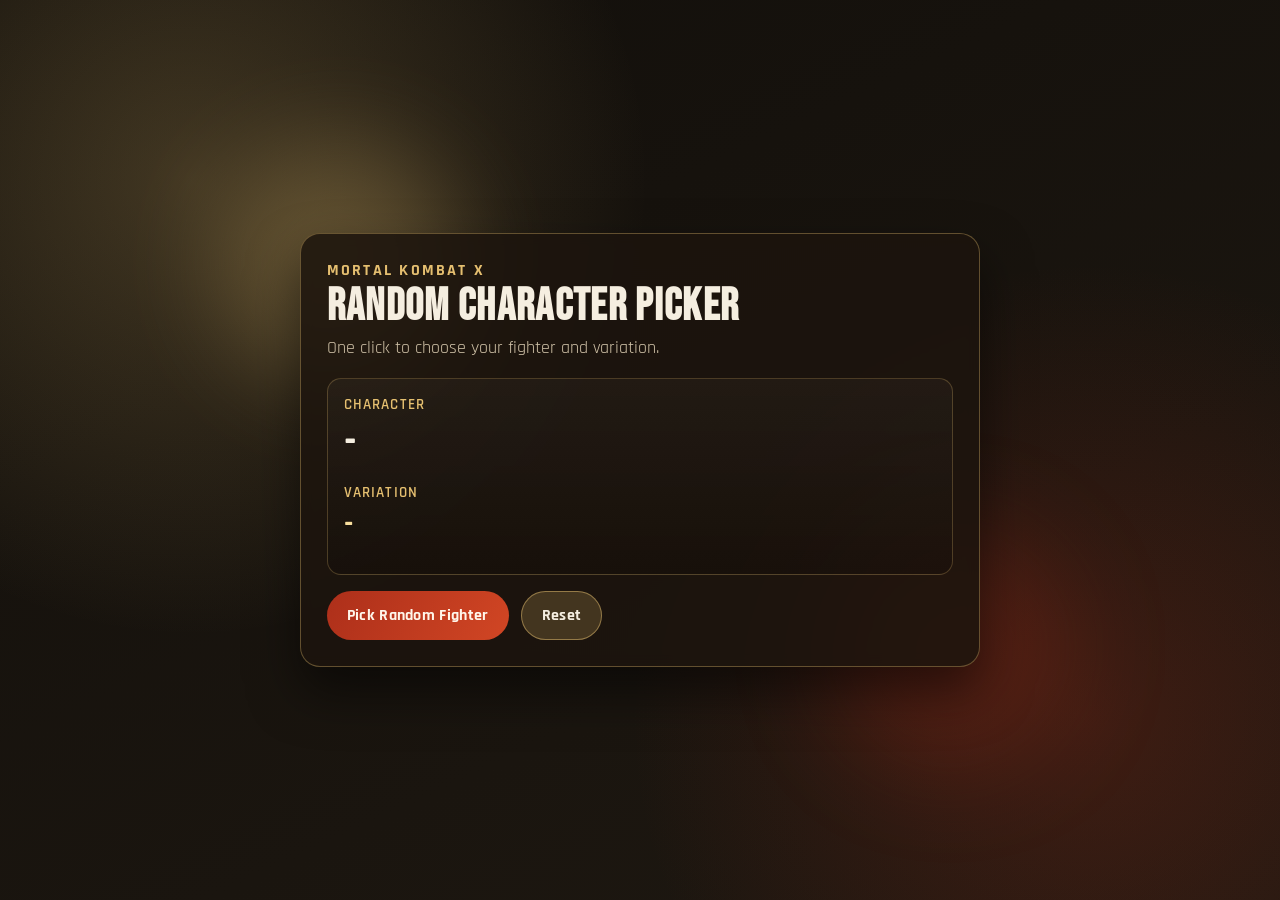
<file: MKX/Randomizer/index.html>
<!DOCTYPE html>
<html lang="en">
<head>
  <meta charset="UTF-8" />
  <meta name="viewport" content="width=device-width, initial-scale=1.0" />
  <title>MKX Random Character Picker</title>
  <link rel="preconnect" href="https://fonts.googleapis.com" />
  <link rel="preconnect" href="https://fonts.gstatic.com" crossorigin />
  <link href="https://fonts.googleapis.com/css2?family=Bebas+Neue&family=Rajdhani:wght@400;600;700&display=swap" rel="stylesheet" />
  <link rel="stylesheet" href="styles.css" />
</head>
<body>
  <main class="app">
    <div class="glow glow-left" aria-hidden="true"></div>
    <div class="glow glow-right" aria-hidden="true"></div>

    <section class="card" aria-live="polite">
      <p class="eyebrow">Mortal Kombat X</p>
      <h1>Random Character Picker</h1>
      <p class="subtitle">One click to choose your fighter and variation.</p>

      <div class="result" id="resultBox">
        <p class="result-label">Character</p>
        <h2 id="characterName">-</h2>

        <p class="result-label">Variation</p>
        <h3 id="variationName">-</h3>
      </div>

      <div class="actions">
        <button id="pickBtn" class="btn btn-primary" type="button">Pick Random Fighter</button>
        <button id="resetBtn" class="btn btn-secondary" type="button">Reset</button>
      </div>
    </section>
  </main>

  <script src="script.js"></script>
</body>
</html>
</file>
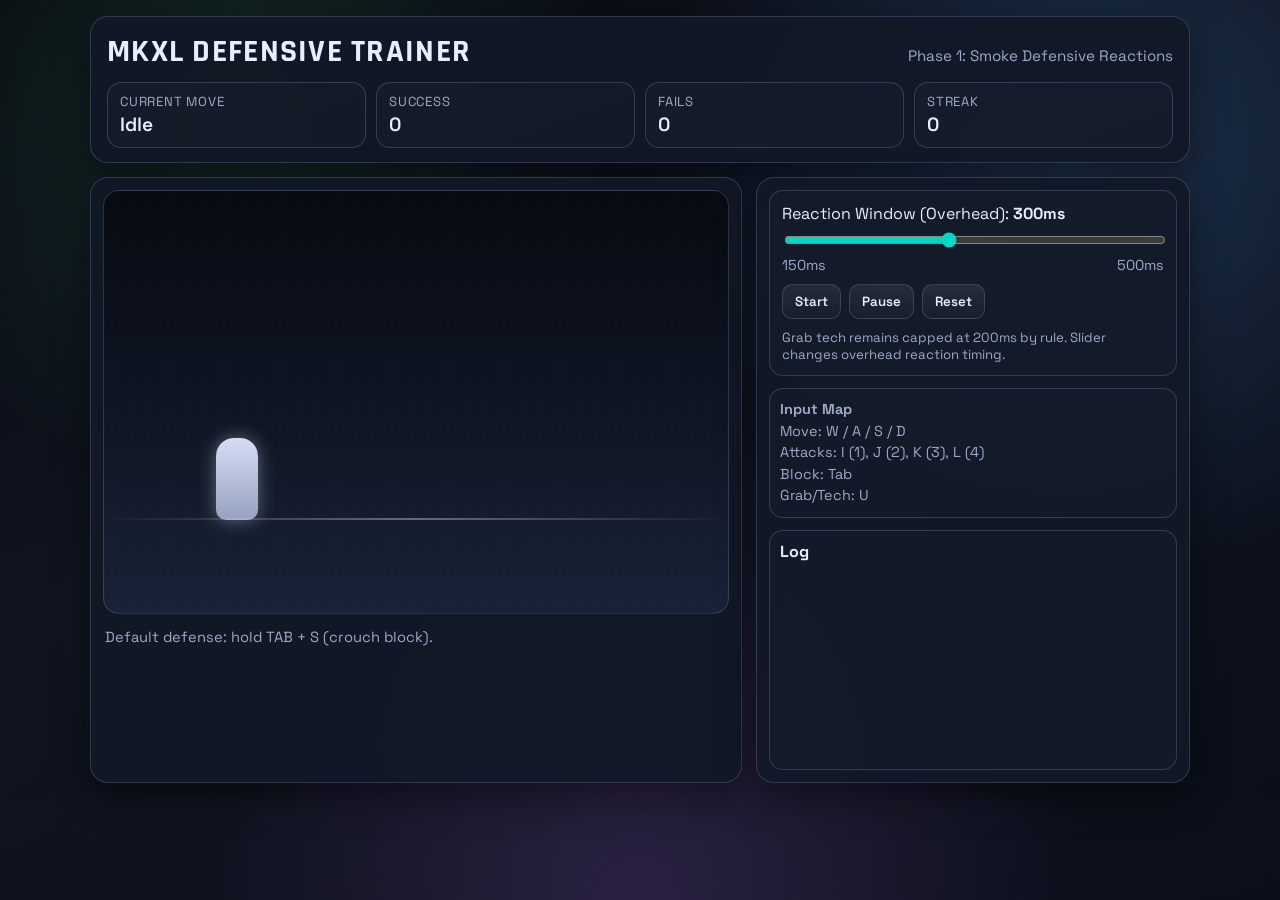
<file: MKX/MKXL practice/mkxl-defensive-trainer.html>
<!DOCTYPE html>
<html lang="en">
<head>
  <meta charset="UTF-8" />
  <meta name="viewport" content="width=device-width, initial-scale=1.0" />
  <title>MKXL Defensive Trainer - Smoke Mixups</title>
  <style>
    @import url('https://fonts.googleapis.com/css2?family=Rajdhani:wght@500;700&family=Space+Grotesk:wght@400;600&display=swap');

    :root {
      --bg-0: #07090f;
      --bg-1: #101521;
      --bg-2: #171e2e;
      --panel: rgba(18, 24, 38, 0.92);
      --line: rgba(138, 156, 196, 0.26);
      --text: #e8edff;
      --muted: #9da9c9;
      --accent: #00d6c3;
      --danger: #ff5e7e;
      --ok: #49d18a;
      --blue: #4ca6ff;
      --purple: #c776ff;
      --grey: #9ca5b8;
      --green: #57db82;
      --shadow: 0 14px 38px rgba(0, 0, 0, 0.45);
      --radius: 18px;
    }

    * {
      box-sizing: border-box;
      -webkit-tap-highlight-color: transparent;
    }

    html,
    body {
      margin: 0;
      min-height: 100%;
      background:
        radial-gradient(circle at 18% 14%, rgba(73, 209, 138, 0.15), transparent 30%),
        radial-gradient(circle at 84% 20%, rgba(76, 166, 255, 0.2), transparent 34%),
        radial-gradient(circle at 50% 100%, rgba(199, 118, 255, 0.16), transparent 40%),
        linear-gradient(155deg, var(--bg-0), var(--bg-1) 45%, #0a0f1a 100%);
      color: var(--text);
      font-family: 'Space Grotesk', 'Segoe UI', Tahoma, sans-serif;
    }

    body {
      padding: 16px;
    }

    .app {
      max-width: 1100px;
      margin: 0 auto;
      display: grid;
      gap: 14px;
    }

    .panel {
      background: var(--panel);
      border: 1px solid var(--line);
      border-radius: var(--radius);
      box-shadow: var(--shadow);
      backdrop-filter: blur(5px);
    }

    .header {
      padding: 14px 16px;
      display: grid;
      gap: 10px;
      align-items: center;
      grid-template-columns: 1fr;
    }

    .title-wrap {
      display: flex;
      flex-wrap: wrap;
      justify-content: space-between;
      gap: 12px;
      align-items: baseline;
    }

    h1 {
      margin: 0;
      font-size: clamp(1.35rem, 3.6vw, 2rem);
      letter-spacing: 0.04em;
      font-family: 'Rajdhani', sans-serif;
      text-transform: uppercase;
    }

    .phase {
      color: var(--muted);
      font-size: 0.95rem;
    }

    .status-row {
      display: grid;
      gap: 10px;
      grid-template-columns: repeat(auto-fit, minmax(130px, 1fr));
    }

    .stat-card {
      padding: 10px 12px;
      border-radius: 14px;
      border: 1px solid var(--line);
      background: linear-gradient(160deg, rgba(255, 255, 255, 0.02), rgba(255, 255, 255, 0.01));
    }

    .label {
      color: var(--muted);
      font-size: 0.82rem;
      text-transform: uppercase;
      letter-spacing: 0.06em;
    }

    .value {
      margin-top: 2px;
      font-size: 1.2rem;
      font-weight: 600;
    }

    .layout {
      display: grid;
      gap: 14px;
      grid-template-columns: 1.5fr 1fr;
    }

    .arena-panel {
      padding: 12px;
      display: grid;
      gap: 10px;
    }

    .arena {
      position: relative;
      min-height: 300px;
      border-radius: 16px;
      overflow: hidden;
      border: 1px solid var(--line);
      background:
        linear-gradient(to top, rgba(27, 38, 61, 0.8), rgba(16, 22, 38, 0.7) 45%, rgba(8, 10, 17, 0.9)),
        repeating-linear-gradient(
          90deg,
          rgba(255, 255, 255, 0.02) 0,
          rgba(255, 255, 255, 0.02) 2px,
          transparent 2px,
          transparent 14px
        );
    }

    .arena::after {
      content: '';
      position: absolute;
      left: 0;
      right: 0;
      bottom: 22%;
      height: 2px;
      background: linear-gradient(90deg, transparent, rgba(255, 255, 255, 0.35), transparent);
    }

    .fighter {
      position: absolute;
      left: 18%;
      bottom: 22%;
      width: 42px;
      height: 82px;
      border-radius: 18px 18px 10px 10px;
      background: linear-gradient(#d4ddf3, #96a2c0);
      box-shadow: 0 0 18px rgba(212, 221, 243, 0.4);
      transition: transform 90ms linear;
    }

    .fighter.crouch {
      transform: scaleY(0.72) translateY(13px);
    }

    .fighter.block {
      box-shadow: 0 0 0 3px rgba(0, 214, 195, 0.35), 0 0 22px rgba(0, 214, 195, 0.5);
    }

    .move-banner {
      position: absolute;
      top: 14px;
      left: 14px;
      right: 14px;
      padding: 10px 12px;
      border-radius: 12px;
      border: 1px solid var(--line);
      background: rgba(0, 0, 0, 0.36);
      font-weight: 600;
      display: flex;
      justify-content: space-between;
      gap: 8px;
      opacity: 0;
      transform: translateY(-6px);
      transition: opacity 120ms ease, transform 120ms ease;
    }

    .move-banner.show {
      opacity: 1;
      transform: translateY(0);
    }

    .cue {
      position: absolute;
      width: 88px;
      height: 88px;
      border-radius: 50%;
      border: 4px solid transparent;
      opacity: 0;
      transform: scale(0.65);
      transition: transform 120ms linear, opacity 120ms linear;
      filter: drop-shadow(0 0 10px rgba(255, 255, 255, 0.3));
    }

    .cue.show {
      opacity: 1;
      transform: scale(1);
    }

    .cue.low {
      right: 18%;
      bottom: 20%;
      border-color: var(--blue);
      background: radial-gradient(circle, rgba(76, 166, 255, 0.4), transparent 65%);
    }

    .cue.overhead {
      right: 24%;
      top: 20%;
      border-color: var(--purple);
      background: radial-gradient(circle, rgba(199, 118, 255, 0.45), transparent 64%);
    }

    .cue.tell {
      right: 20%;
      bottom: 26%;
      border-color: var(--grey);
      background: radial-gradient(circle, rgba(156, 165, 184, 0.45), transparent 65%);
    }

    .cue.grab {
      right: 24%;
      bottom: 28%;
      border-color: var(--green);
      background: radial-gradient(circle, rgba(87, 219, 130, 0.45), transparent 65%);
    }

    .hint {
      color: var(--muted);
      font-size: 0.92rem;
      padding: 4px 2px 0;
    }

    .sidebar {
      padding: 12px;
      display: grid;
      gap: 12px;
    }

    .controls {
      border: 1px solid var(--line);
      border-radius: 14px;
      padding: 12px;
      background: rgba(255, 255, 255, 0.01);
      display: grid;
      gap: 10px;
    }

    .slider-wrap {
      display: grid;
      gap: 6px;
    }

    .slider-line {
      display: flex;
      justify-content: space-between;
      font-size: 0.9rem;
      color: var(--muted);
    }

    input[type='range'] {
      width: 100%;
      accent-color: var(--accent);
    }

    .buttons {
      display: flex;
      gap: 8px;
      flex-wrap: wrap;
    }

    button {
      border: 1px solid var(--line);
      background: linear-gradient(180deg, rgba(255, 255, 255, 0.08), rgba(255, 255, 255, 0.02));
      color: var(--text);
      border-radius: 10px;
      padding: 8px 12px;
      font-family: inherit;
      font-weight: 600;
      cursor: pointer;
      transition: transform 100ms ease, background 100ms ease;
    }

    button:hover {
      transform: translateY(-1px);
      background: linear-gradient(180deg, rgba(255, 255, 255, 0.14), rgba(255, 255, 255, 0.03));
    }

    .keymap {
      border: 1px solid var(--line);
      border-radius: 14px;
      padding: 10px;
      background: rgba(255, 255, 255, 0.01);
      font-size: 0.9rem;
      color: var(--muted);
      line-height: 1.5;
    }

    .log-panel {
      border: 1px solid var(--line);
      border-radius: 14px;
      padding: 10px;
      background: rgba(255, 255, 255, 0.01);
      display: grid;
      gap: 8px;
      min-height: 240px;
    }

    .log-list {
      list-style: none;
      margin: 0;
      padding: 0;
      display: grid;
      gap: 6px;
      max-height: 220px;
      overflow-y: auto;
      font-size: 0.9rem;
    }

    .log-list li {
      border-left: 3px solid var(--line);
      padding: 6px 8px;
      background: rgba(0, 0, 0, 0.25);
      border-radius: 8px;
    }

    .log-list li.fail {
      border-left-color: var(--danger);
    }

    .log-list li.success {
      border-left-color: var(--ok);
    }

    .mobile-controls {
      display: none;
      padding: 12px;
      border-radius: 14px;
      border: 1px solid var(--line);
      background: rgba(255, 255, 255, 0.02);
      gap: 10px;
    }

    .touch-grid {
      display: grid;
      grid-template-columns: repeat(4, minmax(56px, 1fr));
      gap: 8px;
    }

    .touch-btn {
      min-height: 54px;
      border-radius: 12px;
      border: 1px solid var(--line);
      background: rgba(255, 255, 255, 0.06);
      color: var(--text);
      font-weight: 600;
      font-family: 'Rajdhani', sans-serif;
      letter-spacing: 0.04em;
      text-transform: uppercase;
      user-select: none;
    }

    .touch-btn.active {
      background: rgba(0, 214, 195, 0.28);
      border-color: rgba(0, 214, 195, 0.65);
    }

    .note {
      color: var(--muted);
      font-size: 0.83rem;
    }

    @media (max-width: 930px) {
      .layout {
        grid-template-columns: 1fr;
      }

      .mobile-controls {
        display: grid;
      }

      .arena {
        min-height: 260px;
      }
    }
  </style>
</head>
<body>
  <main class="app">
    <section class="panel header">
      <div class="title-wrap">
        <h1>MKXL Defensive Trainer</h1>
        <div class="phase">Phase 1: Smoke Defensive Reactions</div>
      </div>
      <div class="status-row">
        <div class="stat-card">
          <div class="label">Current Move</div>
          <div class="value" id="currentMove">Idle</div>
        </div>
        <div class="stat-card">
          <div class="label">Success</div>
          <div class="value" id="successCount">0</div>
        </div>
        <div class="stat-card">
          <div class="label">Fails</div>
          <div class="value" id="failCount">0</div>
        </div>
        <div class="stat-card">
          <div class="label">Streak</div>
          <div class="value" id="streakCount">0</div>
        </div>
      </div>
    </section>

    <section class="layout">
      <section class="panel arena-panel">
        <div class="arena" id="arena">
          <div class="move-banner" id="moveBanner">
            <span id="moveName">Incoming...</span>
            <span id="moveTimer"></span>
          </div>
          <div class="fighter" id="fighter"></div>
          <div class="cue" id="cue"></div>
        </div>
        <div class="hint" id="defenseHint">Default defense: hold TAB + S (crouch block).</div>
      </section>

      <aside class="panel sidebar">
        <div class="controls">
          <div class="slider-wrap">
            <label for="reactionSlider">Reaction Window (Overhead): <strong id="reactionValue">300ms</strong></label>
            <input id="reactionSlider" type="range" min="150" max="500" step="10" value="300" />
            <div class="slider-line">
              <span>150ms</span>
              <span>500ms</span>
            </div>
          </div>
          <div class="buttons">
            <button id="startBtn">Start</button>
            <button id="pauseBtn">Pause</button>
            <button id="resetBtn">Reset</button>
          </div>
          <div class="note">Grab tech remains capped at 200ms by rule. Slider changes overhead reaction timing.</div>
        </div>

        <div class="keymap">
          <strong>Input Map</strong><br />
          Move: W / A / S / D<br />
          Attacks: I (1), J (2), K (3), L (4)<br />
          Block: Tab<br />
          Grab/Tech: U
        </div>

        <div class="log-panel">
          <strong>Log</strong>
          <ul class="log-list" id="logList"></ul>
        </div>
      </aside>
    </section>

    <section class="mobile-controls" id="mobileControls">
      <div><strong>Touch Controls</strong></div>
      <div class="touch-grid">
        <button class="touch-btn" data-action="up" data-mode="hold">W</button>
        <button class="touch-btn" data-action="left" data-mode="hold">A</button>
        <button class="touch-btn" data-action="down" data-mode="hold">S</button>
        <button class="touch-btn" data-action="right" data-mode="hold">D</button>
        <button class="touch-btn" data-action="block" data-mode="hold">Tab</button>
        <button class="touch-btn" data-action="tech" data-mode="tap">U</button>
        <button class="touch-btn" data-action="atk1" data-mode="tap">I</button>
        <button class="touch-btn" data-action="atk2" data-mode="tap">J</button>
        <button class="touch-btn" data-action="atk3" data-mode="tap">K</button>
        <button class="touch-btn" data-action="atk4" data-mode="tap">L</button>
      </div>
      <div class="note">Hold buttons for movement and block. Tap for U / I / J / K / L.</div>
    </section>
  </main>

  <script>
    (() => {
      const ACTIONS = {
        KeyW: 'up',
        KeyS: 'down',
        KeyA: 'left',
        KeyD: 'right',
        KeyI: 'atk1',
        KeyJ: 'atk2',
        KeyK: 'atk3',
        KeyL: 'atk4',
        Tab: 'block',
        KeyU: 'tech'
      };

      class InputManager {
        constructor() {
          this.held = new Set();
          this.lastTap = new Map();
          this.tapListeners = new Set();
          this.preventDefaultKeys = new Set(Object.keys(ACTIONS));
          this.setupKeyboard();
          this.setupTouch();
        }

        setupKeyboard() {
          window.addEventListener('keydown', (e) => {
            const action = ACTIONS[e.code];
            if (!action) return;
            if (this.preventDefaultKeys.has(e.code)) e.preventDefault();
            const alreadyHeld = this.held.has(action);
            this.held.add(action);
            if (!alreadyHeld) this.registerTap(action);
          });

          window.addEventListener('keyup', (e) => {
            const action = ACTIONS[e.code];
            if (!action) return;
            if (this.preventDefaultKeys.has(e.code)) e.preventDefault();
            this.held.delete(action);
          });

          window.addEventListener('blur', () => this.held.clear());
        }

        setupTouch() {
          const buttons = document.querySelectorAll('.touch-btn');
          for (const btn of buttons) {
            const action = btn.dataset.action;
            const mode = btn.dataset.mode;

            const holdStart = (ev) => {
              ev.preventDefault();
              if (mode === 'hold') {
                this.held.add(action);
                btn.classList.add('active');
                this.registerTap(action);
              } else {
                this.registerTap(action);
                btn.classList.add('active');
                setTimeout(() => btn.classList.remove('active'), 100);
              }
            };

            const holdEnd = (ev) => {
              ev.preventDefault();
              if (mode === 'hold') {
                this.held.delete(action);
                btn.classList.remove('active');
              }
            };

            btn.addEventListener('pointerdown', holdStart);
            btn.addEventListener('pointerup', holdEnd);
            btn.addEventListener('pointercancel', holdEnd);
            btn.addEventListener('pointerleave', holdEnd);
          }
        }

        registerTap(action) {
          const now = performance.now();
          this.lastTap.set(action, now);
          this.tapListeners.forEach((fn) => fn(action, now));
        }

        onTap(fn) {
          this.tapListeners.add(fn);
          return () => this.tapListeners.delete(fn);
        }

        isHeld(action) {
          return this.held.has(action);
        }
      }

      class Logger {
        constructor(listEl) {
          this.listEl = listEl;
        }

        add(message, type = '') {
          const li = document.createElement('li');
          li.className = type;
          const time = new Date().toLocaleTimeString([], { hour12: false });
          li.textContent = `[${time}] ${message}`;
          this.listEl.prepend(li);
          while (this.listEl.children.length > 24) {
            this.listEl.removeChild(this.listEl.lastChild);
          }
        }

        clear() {
          this.listEl.innerHTML = '';
        }
      }

      class UI {
        constructor() {
          this.currentMove = document.getElementById('currentMove');
          this.successCount = document.getElementById('successCount');
          this.failCount = document.getElementById('failCount');
          this.streakCount = document.getElementById('streakCount');
          this.moveBanner = document.getElementById('moveBanner');
          this.moveName = document.getElementById('moveName');
          this.moveTimer = document.getElementById('moveTimer');
          this.cue = document.getElementById('cue');
          this.fighter = document.getElementById('fighter');
          this.hint = document.getElementById('defenseHint');
        }

        setMove(name) {
          this.currentMove.textContent = name;
          this.moveName.textContent = name;
          this.moveBanner.classList.add('show');
        }

        setTimer(text) {
          this.moveTimer.textContent = text;
        }

        clearMove() {
          this.currentMove.textContent = 'Idle';
          this.moveBanner.classList.remove('show');
          this.moveTimer.textContent = '';
          this.clearCue();
        }

        setCue(type) {
          this.cue.className = `cue show ${type}`;
        }

        clearCue() {
          this.cue.className = 'cue';
        }

        updateFighter(input) {
          this.fighter.classList.toggle('crouch', input.isHeld('down'));
          this.fighter.classList.toggle('block', input.isHeld('block'));
        }

        setHint(text) {
          this.hint.textContent = text;
        }

        updateStats(stats) {
          this.successCount.textContent = String(stats.success);
          this.failCount.textContent = String(stats.fail);
          this.streakCount.textContent = String(stats.streak);
        }
      }

      class StateMachine {
        constructor() {
          this.current = null;
        }

        set(state) {
          if (this.current && this.current.exit) this.current.exit();
          this.current = state;
          if (this.current && this.current.enter) this.current.enter();
        }

        update(now, dt) {
          if (this.current && this.current.update) {
            this.current.update(now, dt);
          }
        }
      }

      class DefensivePhaseState {
        constructor(engine) {
          this.engine = engine;
          this.nextMoveAt = 0;
          this.active = null;
          this.unsubscribeTap = null;
          this.movePool = [
            { id: 'lowSlide', w: 34 },
            { id: 'overheadTeleport', w: 24 },
            { id: 'smokeDashMix', w: 26 },
            { id: 'grabTech', w: 16 }
          ];
        }

        enter() {
          this.scheduleNext(performance.now(), 800, 1400);
          this.unsubscribeTap = this.engine.input.onTap((action, when) => {
            if (this.active && this.active.onTap) this.active.onTap(action, when);
          });
        }

        exit() {
          if (this.unsubscribeTap) this.unsubscribeTap();
          this.active = null;
          this.engine.ui.clearMove();
        }

        scheduleNext(now, min = 900, max = 2000) {
          this.nextMoveAt = now + min + Math.random() * (max - min);
        }

        pickMove() {
          const total = this.movePool.reduce((sum, m) => sum + m.w, 0);
          let r = Math.random() * total;
          for (const move of this.movePool) {
            r -= move.w;
            if (r <= 0) return move.id;
          }
          return 'lowSlide';
        }

        isCrouchBlock() {
          const i = this.engine.input;
          return i.isHeld('block') && i.isHeld('down');
        }

        isStandBlock() {
          const i = this.engine.input;
          return i.isHeld('block') && i.isHeld('up');
        }

        startMove(now) {
          const moveId = this.pickMove();
          const moveStart = {
            lowSlide: () => this.startLowSlide(now),
            overheadTeleport: () => this.startOverheadTeleport(now),
            smokeDashMix: () => this.startSmokeDashMix(now),
            grabTech: () => this.startGrabTech(now)
          };
          this.active = moveStart[moveId]();
        }

        finishMove(success, reason) {
          const move = this.active;
          if (!move) return;
          this.engine.resolveMove(move.name, success, reason);
          this.active = null;
          this.scheduleNext(performance.now());
        }

        startLowSlide(now) {
          const duration = 260;
          this.engine.ui.setMove('Low Slide');
          this.engine.ui.setCue('low');
          this.engine.ui.setHint('Defend low: keep TAB + S.');

          return {
            name: 'Low Slide',
            endAt: now + duration,
            update: (t) => {
              this.engine.ui.setTimer(`${Math.max(0, Math.ceil((now + duration - t)))}ms`);
              if (t >= now + duration) {
                if (this.isCrouchBlock()) return this.finishMove(true, 'Correct crouch block.');
                if (!this.engine.input.isHeld('block')) return this.finishMove(false, 'Dropped block.');
                return this.finishMove(false, 'Failed to stay low.');
              }
            }
          };
        }

        startOverheadTeleport(now) {
          const reactionWindow = this.engine.getReactionWindow();
          this.engine.ui.setMove('Overhead Teleport');
          this.engine.ui.setCue('overhead');
          this.engine.ui.setHint('React by switching to TAB + W.');

          const event = {
            name: 'Overhead Teleport',
            deadline: now + reactionWindow,
            reacted: false,
            attemptedStand: false,
            update: (t) => {
              if (this.engine.input.isHeld('up')) event.attemptedStand = true;
              if (!event.reacted && this.isStandBlock()) {
                event.reacted = true;
              }
              this.engine.ui.setTimer(`${Math.max(0, Math.ceil(event.deadline - t))}ms`);
              if (t >= event.deadline) {
                if (event.reacted) return this.finishMove(true, `Stood block in ${reactionWindow}ms window.`);
                if (event.attemptedStand) return this.finishMove(false, 'Too slow to complete stand block.');
                return this.finishMove(false, 'Failed to stand block.');
              }
            }
          };

          return event;
        }

        startSmokeDashMix(now) {
          const tellDuration = 300;
          const impactAt = now + 620;
          this.engine.ui.setMove('Smoke Dash Mixup');
          this.engine.ui.setCue('tell');
          this.engine.ui.setHint('Grey tell into low: do not stand. Keep TAB + S.');

          const event = {
            name: 'Smoke Dash Mixup',
            stoodUp: false,
            update: (t) => {
              if (this.engine.input.isHeld('up')) event.stoodUp = true;
              if (t > now + tellDuration) this.engine.ui.setCue('low');
              this.engine.ui.setTimer(`${Math.max(0, Math.ceil(impactAt - t))}ms`);

              if (t >= impactAt) {
                if (event.stoodUp) return this.finishMove(false, 'Stood up on smoke tell.');
                if (!this.engine.input.isHeld('block')) return this.finishMove(false, 'Dropped block.');
                if (!this.engine.input.isHeld('down')) return this.finishMove(false, 'Did not stay crouched.');
                return this.finishMove(true, 'Ignored tell and held crouch block.');
              }
            }
          };

          return event;
        }

        startGrabTech(now) {
          const hardCap = 200;
          const grabWindow = Math.min(this.engine.getReactionWindow(), hardCap);
          this.engine.ui.setMove('Grab Tech');
          this.engine.ui.setCue('grab');
          this.engine.ui.setHint('Release TAB then tap U quickly (max 200ms).');

          const event = {
            name: 'Grab Tech',
            deadline: now + grabWindow,
            releasedBlockAt: null,
            techTapAt: null,
            onTap: (action, when) => {
              if (action === 'tech') event.techTapAt = when;
            },
            update: (t) => {
              if (!event.releasedBlockAt && !this.engine.input.isHeld('block')) {
                event.releasedBlockAt = t;
              }

              this.engine.ui.setTimer(`${Math.max(0, Math.ceil(event.deadline - t))}ms`);

              if (
                event.techTapAt !== null &&
                event.releasedBlockAt !== null &&
                event.releasedBlockAt <= event.techTapAt &&
                event.techTapAt <= event.deadline
              ) {
                return this.finishMove(true, 'Successful throw tech.');
              }

              if (t >= event.deadline) {
                if (event.techTapAt === null) return this.finishMove(false, 'No tech input.');
                if (event.releasedBlockAt === null) return this.finishMove(false, 'Did not release block.');
                if (event.releasedBlockAt > event.techTapAt) return this.finishMove(false, 'Tech pressed before block release.');
                return this.finishMove(false, 'Tech timing too slow.');
              }
            }
          };

          return event;
        }

        update(now) {
          if (!this.active && now >= this.nextMoveAt) this.startMove(now);
          if (this.active) this.active.update(now);
          this.engine.ui.updateFighter(this.engine.input);
        }
      }

      class TrainerEngine {
        constructor() {
          this.input = new InputManager();
          this.ui = new UI();
          this.logger = new Logger(document.getElementById('logList'));
          this.stateMachine = new StateMachine();
          this.stats = { success: 0, fail: 0, streak: 0 };
          this.running = false;
          this.lastTick = performance.now();
          this.reactionSlider = document.getElementById('reactionSlider');
          this.reactionValue = document.getElementById('reactionValue');

          this.bindUI();
          this.setReactionLabel();

          // Phase 2 extension point:
          // Register additional states for Liu Kang punish/combo drills here.
          this.defensiveState = new DefensivePhaseState(this);
          this.stateMachine.set(this.defensiveState);
        }

        bindUI() {
          document.getElementById('startBtn').addEventListener('click', () => this.start());
          document.getElementById('pauseBtn').addEventListener('click', () => this.pause());
          document.getElementById('resetBtn').addEventListener('click', () => this.reset());
          this.reactionSlider.addEventListener('input', () => this.setReactionLabel());
        }

        setReactionLabel() {
          this.reactionValue.textContent = `${this.getReactionWindow()}ms`;
        }

        getReactionWindow() {
          return Number(this.reactionSlider.value);
        }

        start() {
          if (this.running) return;
          this.running = true;
          this.logger.add('Session started. Hold TAB + S as default defense.');
        }

        pause() {
          if (!this.running) return;
          this.running = false;
          this.ui.setHint('Paused. Press Start to continue drills.');
          this.logger.add('Session paused.');
        }

        reset() {
          this.stats = { success: 0, fail: 0, streak: 0 };
          this.ui.updateStats(this.stats);
          this.ui.clearMove();
          this.ui.setHint('Default defense: hold TAB + S (crouch block).');
          this.logger.clear();
          this.logger.add('Session reset.');
          this.stateMachine.set(new DefensivePhaseState(this));
          this.running = false;
        }

        resolveMove(moveName, success, reason) {
          if (success) {
            this.stats.success += 1;
            this.stats.streak += 1;
            this.logger.add(`${moveName}: defended. ${reason}`, 'success');
          } else {
            this.stats.fail += 1;
            this.stats.streak = 0;
            this.logger.add(`${moveName}: hit. ${reason}`, 'fail');
          }
          this.ui.updateStats(this.stats);
          this.ui.clearMove();
          this.ui.setHint('Default defense: hold TAB + S (crouch block).');
        }

        tick = (now) => {
          const dt = now - this.lastTick;
          this.lastTick = now;
          if (this.running) {
            this.stateMachine.update(now, dt);
          } else {
            this.ui.updateFighter(this.input);
          }
          requestAnimationFrame(this.tick);
        };
      }

      const trainer = new TrainerEngine();
      trainer.ui.updateStats(trainer.stats);
      requestAnimationFrame(trainer.tick);
    })();
  </script>
</body>
</html>
</file>
<file: MKX/Randomizer/styles.css>
:root {
  --bg-deep: #120f0b;
  --bg-mid: #1e1811;
  --card: rgba(28, 20, 13, 0.86);
  --gold: #e5bf70;
  --gold-bright: #f8de9d;
  --ink: #f5eee0;
  --muted: #d0c2a8;
  --danger: #ad2f1a;
  --danger-dark: #7f1e10;
}

* {
  box-sizing: border-box;
}

body {
  margin: 0;
  min-height: 100vh;
  font-family: "Rajdhani", sans-serif;
  color: var(--ink);
  background:
    radial-gradient(circle at 15% 20%, rgba(229, 191, 112, 0.22), transparent 35%),
    radial-gradient(circle at 85% 80%, rgba(173, 47, 26, 0.24), transparent 35%),
    linear-gradient(155deg, var(--bg-deep), var(--bg-mid));
  display: grid;
  place-items: center;
  overflow: hidden;
}

.app {
  position: relative;
  width: min(92vw, 680px);
}

.glow {
  position: absolute;
  width: 240px;
  height: 240px;
  border-radius: 50%;
  filter: blur(50px);
  z-index: 0;
  opacity: 0.5;
}

.glow-left {
  background: rgba(229, 191, 112, 0.5);
  left: -80px;
  top: -90px;
}

.glow-right {
  background: rgba(173, 47, 26, 0.5);
  right: -90px;
  bottom: -100px;
}

.card {
  position: relative;
  z-index: 1;
  border: 1px solid rgba(229, 191, 112, 0.35);
  background: var(--card);
  backdrop-filter: blur(6px);
  border-radius: 20px;
  padding: 1.6rem;
  box-shadow: 0 25px 50px rgba(0, 0, 0, 0.5);
  animation: cardEnter 600ms ease-out;
}

.eyebrow {
  margin: 0;
  text-transform: uppercase;
  letter-spacing: 0.14em;
  color: var(--gold);
  font-weight: 700;
}

h1 {
  margin: 0.25rem 0 0.45rem;
  font-family: "Bebas Neue", sans-serif;
  letter-spacing: 0.03em;
  font-size: clamp(2rem, 5vw, 2.8rem);
  line-height: 1;
}

.subtitle {
  margin: 0 0 1.2rem;
  color: var(--muted);
  font-size: 1.1rem;
}

.result {
  border: 1px solid rgba(229, 191, 112, 0.25);
  border-radius: 14px;
  background: linear-gradient(180deg, rgba(255, 255, 255, 0.03), rgba(0, 0, 0, 0.14));
  padding: 1rem;
  min-height: 180px;
}

.result.flash {
  animation: pulse 380ms ease-out;
}

.result-label {
  margin: 0;
  text-transform: uppercase;
  letter-spacing: 0.08em;
  color: var(--gold);
  font-weight: 600;
  font-size: 0.92rem;
}

h2,
h3 {
  margin: 0.2rem 0 0.9rem;
  font-weight: 700;
}

h2 {
  font-size: clamp(1.7rem, 5vw, 2.5rem);
}

h3 {
  font-size: clamp(1.3rem, 4vw, 1.9rem);
  color: var(--gold-bright);
}

.actions {
  margin-top: 1rem;
  display: flex;
  gap: 0.75rem;
  flex-wrap: wrap;
}

.btn {
  border: 0;
  border-radius: 999px;
  padding: 0.8rem 1.25rem;
  font: inherit;
  font-weight: 700;
  letter-spacing: 0.02em;
  cursor: pointer;
  transition: transform 160ms ease, filter 160ms ease;
}

.btn:hover {
  transform: translateY(-2px);
  filter: brightness(1.06);
}

.btn:active {
  transform: translateY(0);
}

.btn-primary {
  background: linear-gradient(120deg, #ad2f1a, #d14624);
  color: #fff6ea;
}

.btn-secondary {
  background: rgba(229, 191, 112, 0.2);
  color: var(--ink);
  border: 1px solid rgba(229, 191, 112, 0.5);
}

@keyframes cardEnter {
  from {
    opacity: 0;
    transform: translateY(10px) scale(0.98);
  }
  to {
    opacity: 1;
    transform: translateY(0) scale(1);
  }
}

@keyframes pulse {
  0% {
    box-shadow: 0 0 0 0 rgba(248, 222, 157, 0.25);
  }
  100% {
    box-shadow: 0 0 0 12px rgba(248, 222, 157, 0);
  }
}

@media (max-width: 520px) {
  .card {
    padding: 1.2rem;
  }

  .result {
    min-height: 160px;
  }

  .actions {
    flex-direction: column;
  }

  .btn {
    width: 100%;
  }
}
</file>
